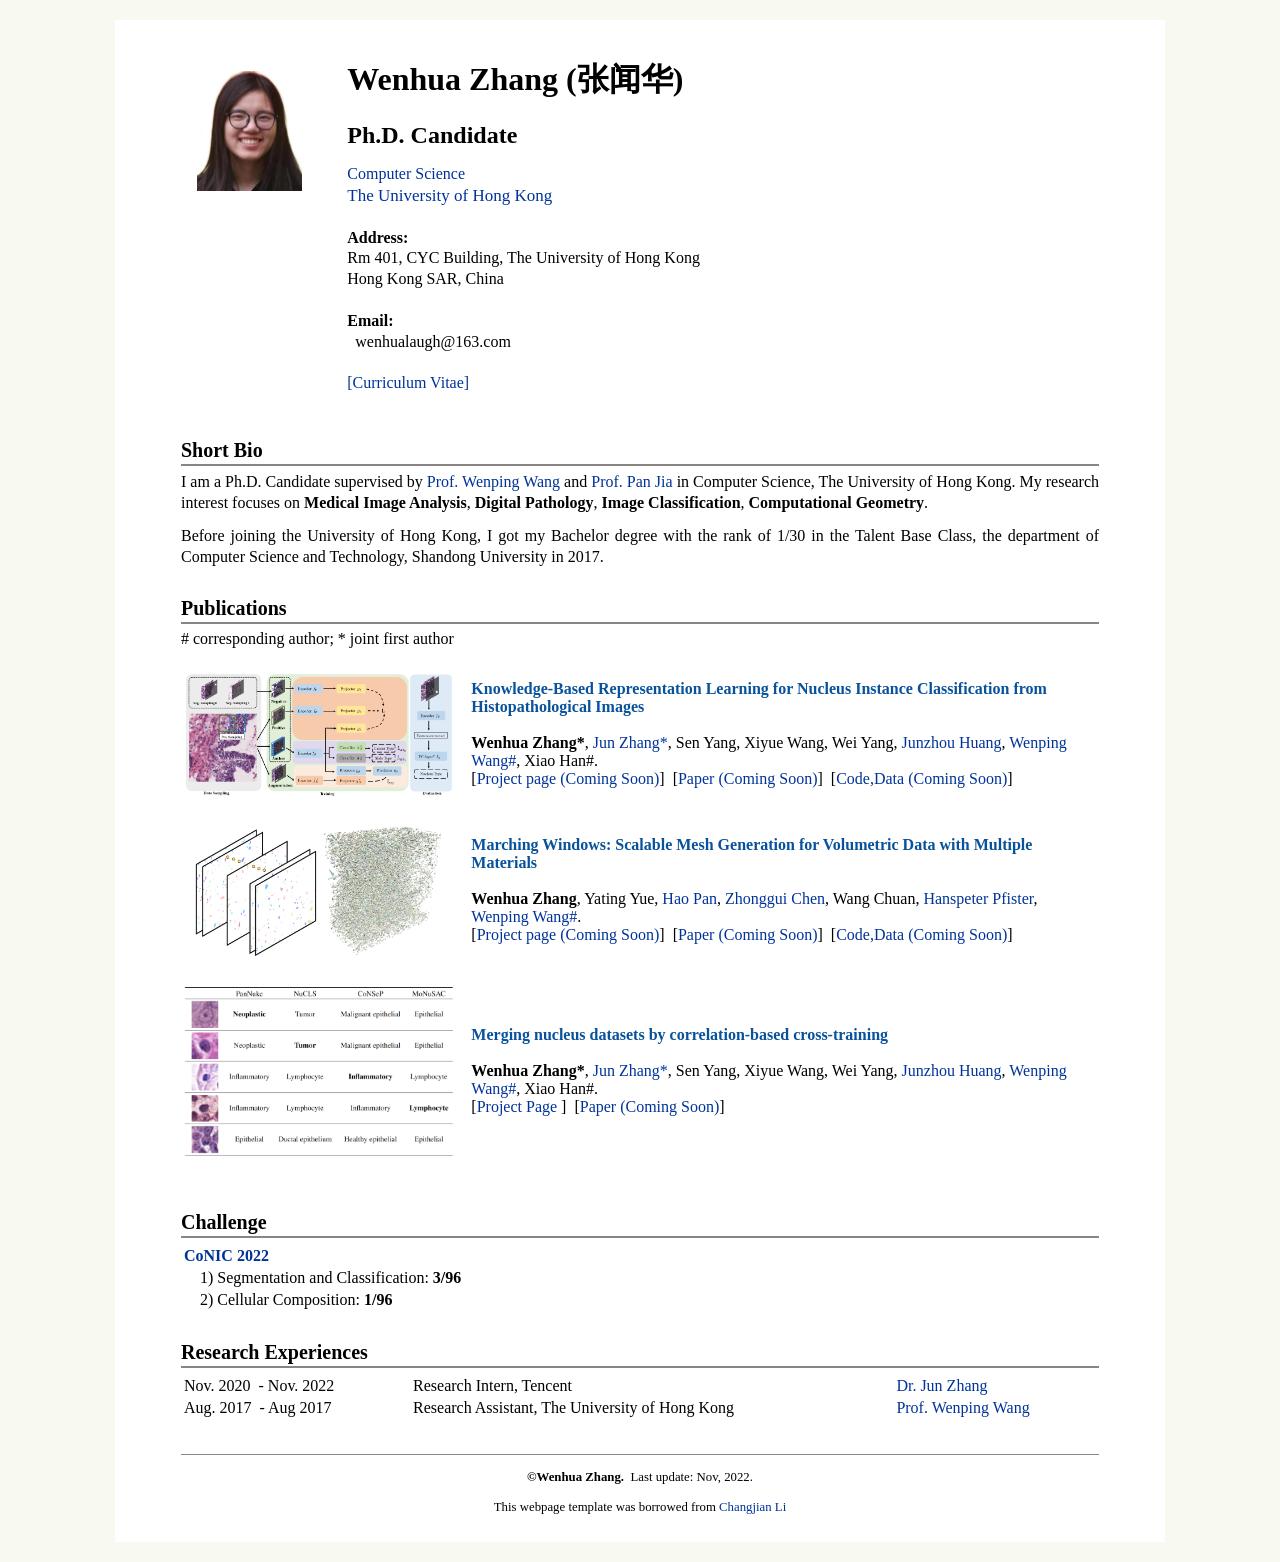
<file: index.html>
<html xmlns="http://www.w3.org/1999/xhtml" xml:lang="en" slick-uniqueid="3">
<head>
    <!--meta data-->
	<meta http-equiv="Content-Type" content="text/html; charset=UTF-8">
    <meta name="keywords" content="Wenhua Zhang, Wenhua, Homepage, Wenhua Zhang - Homepage, The University of Hong Kong, Computer Science, HKU, HKU CS, 张闻华, medical image analysis, mesh simplification, geometry, digital pathology">
    <meta name="description" content="Wenhua Zhang's Homepage">
	<!-- <meta name="viewport" content="width=device-width, initial-scale=1.0"> -->
	
    <link rel="stylesheet" href="./css/jemdoc.css" type="text/css">
    <style type="text/css">
	</style>
    <title>Wenhua Zhang - Homepage</title>
	<link rel="shortcut icon" href="./avatar/icon/Hermione.ico">
    <link rel="apple-touch-icon" sizes="180x180" href="./avatar/icon/apple-touch-icon.png">
    <link rel="icon" type="image/png" sizes="32x32" href="./avatar/icon/favicon-32x32.png">
    <link rel="icon" type="image/png" sizes="16x16" href="./avatar/icon/favicon-16x16.png">
    <link rel="manifest" href="./avatar/icon/manifest.json">
    <link rel="mask-icon" href="./avatar/icon/safari-pinned-tab.svg" color="#5bbad5">
    <meta name="theme-color" content="#ffffff">
</head>

<body>

    <div id="layout-content" style="margin-top: 25px">

        <table>
            <tbody>
                <tr>
                    <td width="19%" valign="top" height="173">
                        <img height="120" id="photo" style="padding: 10pt 30pt 0pt 10pt; float: left; display: inline;" src="./avatar/wenhua.png">
                    </td>

                    <td width="80%" valign="top" height="173">
                        <b><font face="Verdana" size="6">Wenhua Zhang (张闻华)</font></b>
                        <br>
                        <br>
                        <p>
                            <b><font size="5">Ph.D. Candidate</font></b>
                        </p>
                        <p>
                            <a href="https://www.cs.hku.hk/" target="_blank">Computer Science</a><br>
                            <a href="https://www.hku.hk/" target="_blank" style="font-size: 17px">The University of Hong Kong</a>
                            <br>
                            <br>
                            <strong>Address:</strong><br>
                            Rm 401, CYC Building, The University of Hong Kong
                            <br>
                            Hong Kong SAR, China
                            <br>
		                    <br>
                            <strong>Email:</strong><br>
                            <!--&nbsp&nbsp&nbsp chjili2011@gmail.com<br> -->
                            &nbsp wenhualaugh@163.com <br>
                            <br>
                            <a href="./Resume_wenhua.pdf" target="_blank">[Curriculum Vitae]</a> &nbsp&nbsp&nbsp <!--a href="https://scholar.google.com.hk/citations?user=aCgyQsQAAAAJ&hl=en" target="_blank">[Google Scholar]</a-->
                        </p>
                    </td>
                </tr>
            </tbody>
        </table>

        <h2>Short Bio</h2>
        <!-- <p style="text-align: justify;">
            I am now a Starting Researcher of the GraphDeco group at Inria Sophia-Antipolis. Before that, I did my postdoc in the Smart Geometry Processing Group at University College London (UCL) working with <a href="http://www0.cs.ucl.ac.uk/staff/n.mitra/index.html" target="_blank">Prof. Niloy Mitra</a>. I got my Ph.D. degree from the University of Hong Kong in 2019 supervised by <a href="http://i.cs.hku.hk/~wenping/" target="_blank">Prof. Wenping Wang</a> and got my Bachelor degree from Shandong University in 2014.
        </p>
        <p>
            Currently I am interested in 3D Shape Creation and Analysis, Sketch-based Modeling, Medical Image Processing, 3D Vision, and Geometry Processing.
        </p> -->
        <p style="text-align: justify;"> 
            I am a Ph.D. Candidate supervised by <a href="http://i.cs.hku.hk/~wenping/" target="_blank">Prof. Wenping Wang</a> and <a href="https://www.cs.hku.hk/people/academic-staff/jpan" target="_blank"> Prof. Pan Jia </a> in Computer Science, The University of Hong Kong. My research interest focuses on <strong>Medical Image Analysis</strong>, <strong>Digital Pathology</strong>, <strong>Image Classification</strong>, <strong>Computational Geometry</strong>. 
        </p>
        <p style="text-align: justify">
            Before joining the University of Hong Kong, I got my Bachelor degree with the rank of 1/30 in the Talent Base Class, the department of Computer Science and Technology, Shandong University in 2017.
        </p>

        <h2>Publications</h2>
		# corresponding author; * joint first author
        <table border="0" width="100%">
            <tbody>
				<tr>
                    <td>
                        <br>
                    </td>
                </tr>
                <!-- Knowledge-Based Representation Learning for Nucleus Instance Classification from Histopathological Images -->
			    <tr>
                    <td>
                        <div align="center">
                            <img width="270" style="padding: 0pt 10pt 0pt 0pt" src="./projects/structured_triplet/structed_triplet_icon.png" alt="">
                        </div>
                    </td>
                    <td>
                        <pt>Knowledge-Based Representation Learning for Nucleus Instance Classification from Histopathological Images</pt>
                        <br>
                        <br>
                        <strong>Wenhua Zhang*</strong>, <a href="https://junzhang.org/" target="_blank">Jun Zhang*</a>, Sen Yang, Xiyue Wang, Wei Yang, <a href="https://ranger.uta.edu/~huang/" target="_blank">Junzhou Huang</a>, <a href="http://i.cs.hku.hk/~wenping/" target="_blank">Wenping Wang#</a>, Xiao Han#.  &nbsp;<!--em>IEEE Transactions on Medical Imaging, 2022. </em--><br>
                        [<a href="" target="_blank">Project page (Coming Soon)</a>]&nbsp;
                        [<a href="" target="_blank">Paper (Coming Soon)</a>]&nbsp;
			            [<a href="" target="_blank">Code,Data (Coming Soon)</a>]&nbsp;
                    </td>
                </tr>
				<tr>
                    <td>
                        <br>
                    </td>
                </tr>
				<!-- Marching Windows: Scalable Mesh Generation for Volumetric Data with Multiple Materials -->
			    <tr>
                    <td>
                        <div align="center">
                            <img width="250" style="padding: 0pt 10pt 0pt 0pt" src="./projects/marching_windows/marching_windows_ico.png" alt="">
                        </div>
                    </td>
                    <td>
                        <pt>Marching Windows: Scalable Mesh Generation for Volumetric Data with Multiple Materials</pt>
                        <br>
                        <br>
                        <strong>Wenhua Zhang</strong>, Yating Yue, <a href="http://haopan.github.io/ " target="_blank">Hao Pan</a>, <a href="http://graphics.xmu.edu.cn/~zgchen/" target="_blank ">Zhonggui Chen</a>, Wang Chuan, <a href="https://vcg.seas.harvard.edu/people/" target="_blank">Hanspeter Pfister</a>, <a href="http://i.cs.hku.hk/~wenping/" target="_blank">Wenping Wang#</a>. &nbsp; <br>
                        [<a href="" target="_blank">Project page (Coming Soon)</a>]&nbsp;
                        [<a href="" target="_blank">Paper (Coming Soon)</a>]&nbsp;
			            [<a href="" target="_blank">Code,Data (Coming Soon)</a>]&nbsp;
                    </td>
                </tr>
				<tr>
                    <td>
                        <br>
                    </td>
                </tr>
				<!-- Merging nucleus datasets by correlation-based cross-training -->
				<tr>
                    <td>
                        <div align="center">
                            <img width="270" style="padding: 0pt 10pt 0pt 0pt" src="./projects/dataset_merging/final_dataset_icon.png" alt="">
                        </div>
                    </td>
                    <td>
                        <pt>Merging nucleus datasets by correlation-based cross-training</pt>
                        <br>
                        <br>
                        <strong>Wenhua Zhang*</strong>, <a href="https://junzhang.org/" target="_blank">Jun Zhang*</a>, Sen Yang, Xiyue Wang, Wei Yang, <a href="https://ranger.uta.edu/~huang/" target="_blank">Junzhou Huang</a>, <a href="http://i.cs.hku.hk/~wenping/" target="_blank">Wenping Wang#</a>, Xiao Han#.  &nbsp;<br>
                        [<a href="./projects/dataset_merging/dataset_merging.html" target="_blank">Project Page </a>]&nbsp;
						[<a href="" target="_blank">Paper (Coming Soon)</a>]&nbsp;</br>
                    </td>
                </tr>
				<tr>
                    <td>
                        <br>
                    </td>
                </tr>
            </tbody>
        </table>

		<h2>Challenge</h2>
		<table id="tbTalks" border="0" width="100%">
            <tbody>
                <tr>
                    <td><strong> <a href="https://conic-challenge.grand-challenge.org/" target="_blank">CoNIC 2022</a></strong> <br> </td>			
                </tr>
				<tr>
					<td> &nbsp &nbsp 1) Segmentation and Classification: <strong>3/96</strong> <br> </td>
                </tr>
				<tr>
                    <td> &nbsp &nbsp 2) Cellular Composition: <strong>1/96</strong> </td>
                </tr>

            </tbody>
        </table>

        <h2>Research Experiences</h2>
        <table id="tbExperiences" border="0" width="100%">
            <tbody>
                <tr>
					<td>Nov. 2020 &nbsp;- Nov. 2022</td>
					<td>Research Intern, Tencent</td>
					<td><a href="https://junzhang.org/" target="_blank">Dr. Jun Zhang</a></td>
                </tr>
                <tr>
					<td>Aug. 2017 &nbsp;- Aug 2017</td>
					<td>Research Assistant, The University of Hong Kong</td>
					<td><a href="http://i.cs.hku.hk/~wenping/" target="_blank">Prof. Wenping Wang</a></td>
                </tr>
            </tbody>
        </table>
		
		
        <h4>
            <br>
            <div align="center">
                <b>&copy;Wenhua Zhang.</b>&nbsp Last update: Nov, 2022.
            </div>
            <br>
            <div align="center">
                This webpage template was borrowed from <a href="https://enigma-li.github.io/" target="_blank">Changjian Li</a>
            </div>
        </h4>

        <!-- <h2> </h2> -->
        <!-- <a href="http://www.easycounter.com/"> -->
        <!-- <img src="http://www.easycounter.com/counter.php?wangps" border="0" alt="Web Site Hit Counter"> -->
        <!-- </a>  -->
        <!-- <font size="2"> visits since 2016-07-25. </font> -->
        <!-- </div> -->
</body>
</html>
</file>
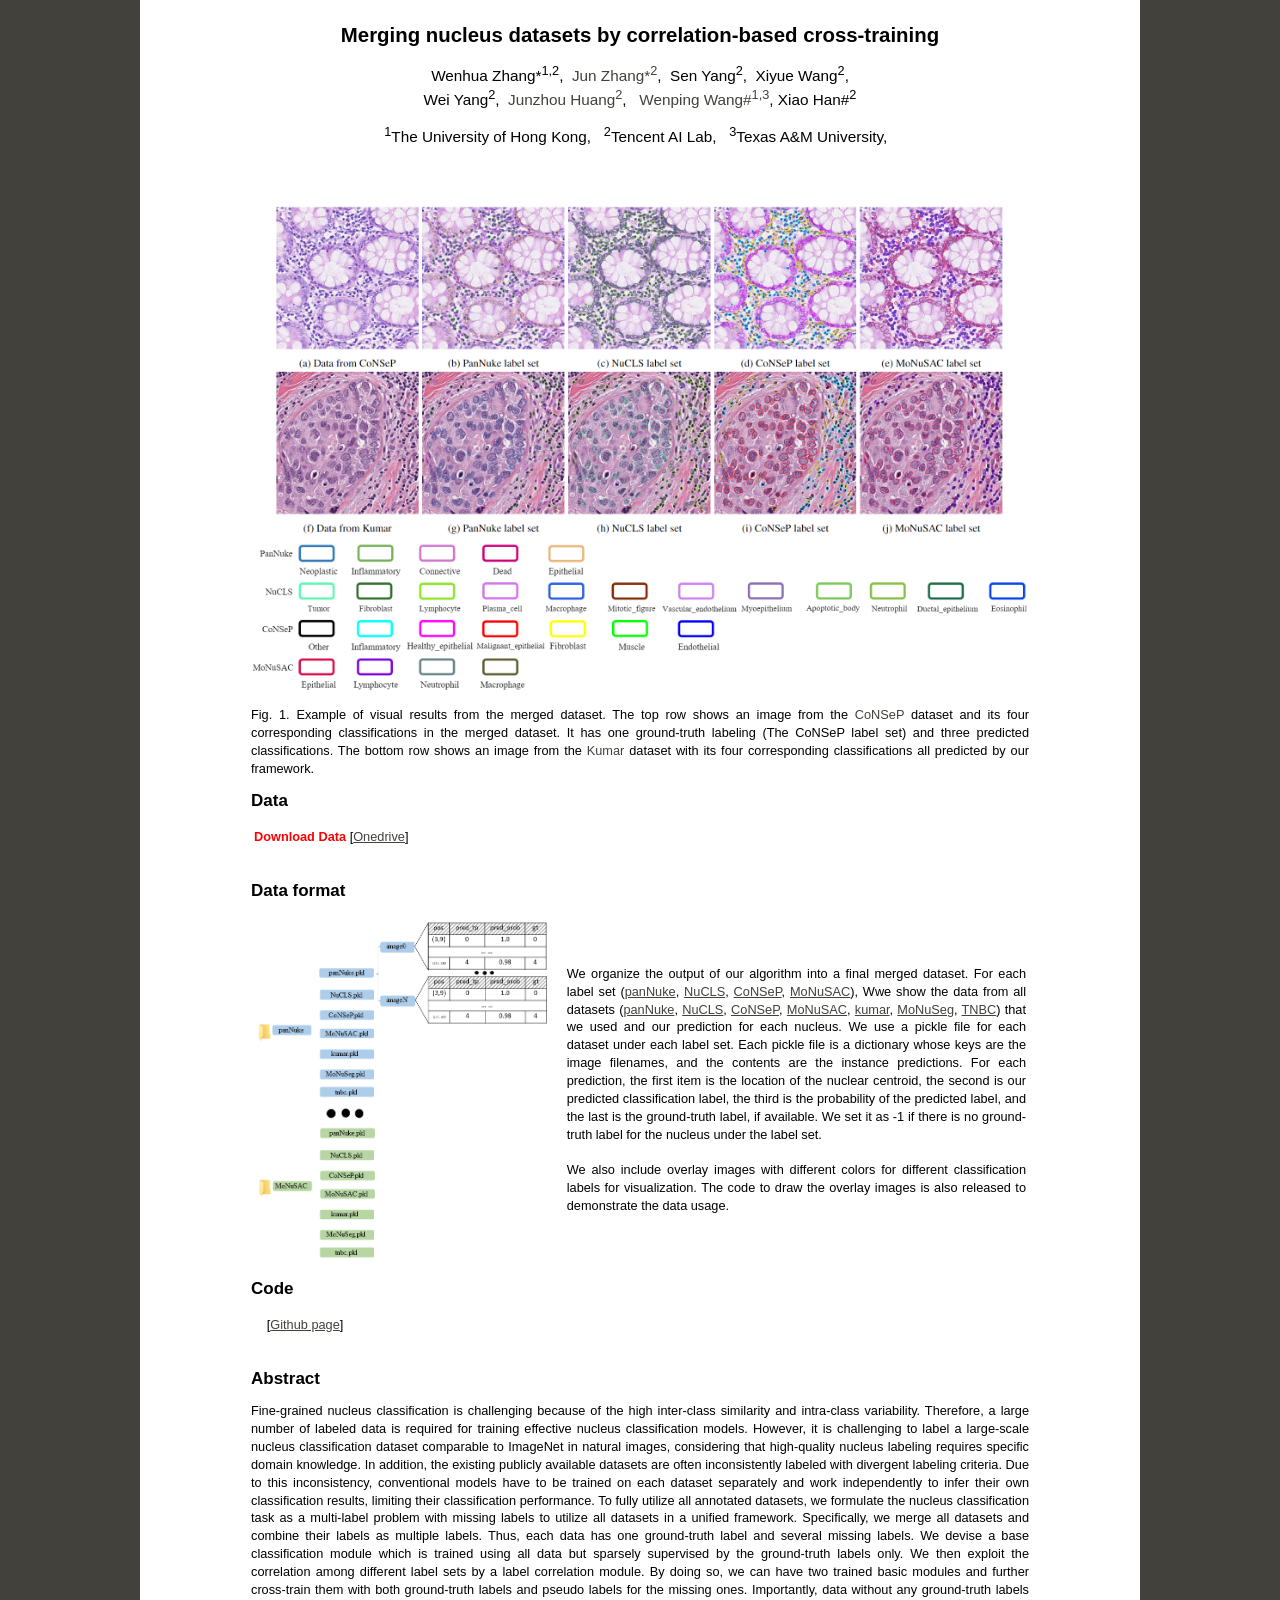
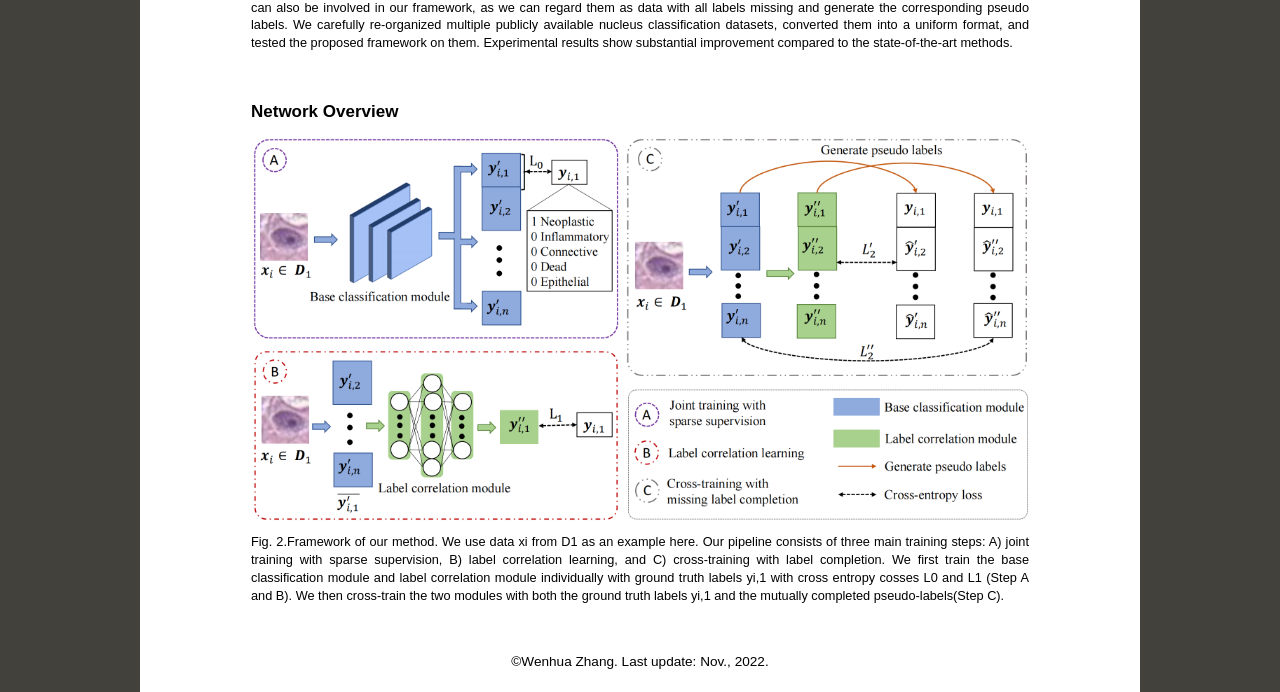
<file: projects/dataset_merging/dataset_merging.html>
<!DOCTYPE html PUBLIC "-//W3C//DTD XHTML 1.0 Transitional//EN" "http://www.w3.org/TR/xhtml1/DTD/xhtml1-transitional.dtd">
<html xmlns="http://www.w3.org/1999/xhtml">
<head>
    <meta http-equiv="Content-Type" content="text/html; charset=utf-8" />
    <!-- TemplateBeginEditable name="doctitle" -->
    <title> Merging nucleus datasets by correlation-based cross-training</title>
    <!-- TemplateEndEditable -->
    <!-- TemplateBeginEditable name="head" -->
    <!-- TemplateEndEditable -->
    
    <style type="text/css">
        
        body {
            font: 100%/1.4 Verdana, Arial, Helvetica, sans-serif;
            background-color: #42413C;
            margin: 0;
            padding: 0;
            color: #000;
            background-attachment: fixed;
            font-size: 17px;
        }

        /* ~~ Element/tag selectors ~~ */
        ul, ol, dl { /* Due to variations between browsers, it's best practices to zero padding and margin on lists. For consistency, you can either specify the amounts you want here, or on the list items (LI, DT, DD) they contain. Remember that what you do here will cascade to the .nav list unless you write a more specific selector. */
            padding: 0;
            margin: 0;
        }

        h1, h2, h3, h4, h5, h6, p {
            margin-top: 0; /* removing the top margin gets around an issue where margins can escape from their containing div. The remaining bottom margin will hold it away from any elements that follow. */
            padding-right: 15px;
            padding-left: 15px; /* adding the padding to the sides of the elements within the divs, instead of the divs themselves, gets rid of any box model math. A nested div with side padding can also be used as an alternate method. */
            font-size: 130%;
            text-align: justify;
        }

        a img { /* this selector removes the default blue border displayed in some browsers around an image when it is surrounded by a link */
            border: none;
        }

        /* ~~ Styling for your site's links must remain in this order - including the group of selectors that create the hover effect. ~~ */
        a:link {
            color: #42413C; /* unless you style your links to look extremely unique, it's best to provide underlines for quick visual identification */
            font-family: Verdana, Arial, Helvetica, sans-serif;
        }

        a:visited {
            color: #6E6C64;
        }

        a:hover, a:active, a:focus { /* this group of selectors will give a keyboard navigator the same hover experience as the person using a mouse. */
            text-decoration: none;
        }

        /* ~~ this fixed width container surrounds all other divs~~ */
        .container {
            width: 1000px;
            background-color: #FFF;
            margin: 0 auto; /* the auto value on the sides, coupled with the width, centers the layout */
            overflow: hidden; /* this declaration makes the .container understand where the floated columns within ends and contain them */
        }

        /* ~~ These are the columns for the layout. ~~

        1) Padding is only placed on the top and/or bottom of the divs. The elements within these divs have padding on their sides. This saves you from any "box model math". Keep in mind, if you add any side padding or border to the div itself, it will be added to the width you define to create the *total* width. You may also choose to remove the padding on the element in the div and place a second div within it with no width and the padding necessary for your design.

        2) No margin has been given to the columns since they are all floated. If you must add margin, avoid placing it on the side you're floating toward (for example: a right margin on a div set to float right). Many times, padding can be used instead. For divs where this rule must be broken, you should add a "display:inline" declaration to the div's rule to tame a bug where some versions of Internet Explorer double the margin.

        3) Since classes can be used multiple times in a document (and an element can also have multiple classes applied), the columns have been assigned class names instead of IDs. For example, two sidebar divs could be stacked if necessary. These can very easily be changed to IDs if that's your preference, as long as you'll only be using them once per document.

        4) If you prefer your nav on the right instead of the left, simply float these columns the opposite direction (all right instead of all left) and they'll render in reverse order. There's no need to move the divs around in the HTML source.

        */
        .sidebar1 {
            float: left;
            width: 180px;
            height: 800px;
            background-color: #EADCAE;
            padding-bottom: 10px;
        }

        .content {
            padding: 10px 0px 10px 0px;
            width: 1000px;
            float: center;
            text-align: center;
        }

        .sidebar2 {
            float: left;
            width: 180px;
            background-color: #EADCAE;
            padding: 10px 0;
        }

        /* ~~ This grouped selector gives the lists in the .content area space ~~ */
        .content ul, .content ol {
            padding: 0 15px 15px 40px; /* this padding mirrors the right padding in the headings and paragraph rule above. Padding was placed on the bottom for space between other elements on the lists and on the left to create the indention. These may be adjusted as you wish. */
        }

        /* ~~ The navigation list styles (can be removed if you choose to use a premade flyout menu like Spry) ~~ */
        ul.nav {
            list-style: none; /* this removes the list marker */
            border-top: 1px solid #666; /* this creates the top border for the links - all others are placed using a bottom border on the LI */
            margin-bottom: 15px; /* this creates the space between the navigation on the content below */
        }

            ul.nav li {
                border-bottom: 1px solid #666; /* this creates the button separation */
            }

            ul.nav a, ul.nav a:visited { /* grouping these selectors makes sure that your links retain their button look even after being visited */
                padding: 5px 5px 5px 15px;
                display: block; /* this gives the link block properties causing it to fill the whole LI containing it. This causes the entire area to react to a mouse click. */
                width: 160px; /*this width makes the entire button clickable for IE6. If you don't need to support IE6, it can be removed. Calculate the proper width by subtracting the padding on this link from the width of your sidebar container. */
                text-decoration: none;
                background-color: #C6D580;
            }

                ul.nav a:hover, ul.nav a:active, ul.nav a:focus { /* this changes the background and text color for both mouse and keyboard navigators */
                    background-color: #ADB96E;
                    color: #FFF;
                }

        /* ~~ miscellaneous float/clear classes ~~ */
        .fltrt { /* this class can be used to float an element right in your page. The floated element must precede the element it should be next to on the page. */
            float: right;
            margin-left: 8px;
        }

        .fltlft { /* this class can be used to float an element left in your page. The floated element must precede the element it should be next to on the page. */
            float: left;
            margin-right: 8px;
        }

        .clearfloat { /* this class can be placed on a <br /> or empty div as the final element following the last floated div (within the #container) if the overflow:hidden on the .container is removed */
            clear: both;
            height: 0;
            font-size: 1px;
            line-height: 0px;
        }

        .container .content .content {
            font-size: 100%;
            text-align: center;
        }
        
    </style>
    
</head>

<body>
    <div class="container">

        <div class="content">
            <table width="80%" align="center" cellspacing="10">
                <tr>
                    <td align="center" style="font-size:120%"><strong>Merging nucleus datasets by correlation-based cross-training</strong></td>
                </tr>
                <tr>
                    <td align="center" style="font-size:90%">Wenhua Zhang*<sup>1,2</sup>,&nbsp; <a href="https://junzhang.org//" style="text-decoration:none;">Jun Zhang*<sup>2</sup></a>,&nbsp; Sen Yang<sup>2</sup>,&nbsp; Xiyue Wang<sup>2</sup>, </br>Wei Yang<sup>2</sup>,&nbsp; <a href="https://ranger.uta.edu/~huang/" style="text-decoration:none;">Junzhou Huang<sup>2</sup></a>,&nbsp; &nbsp;<a href="http://i.cs.hku.hk/~wenping/" style="text-decoration:none;">Wenping Wang#<sup>1,3</sup></a>, Xiao Han#<sup>2</sup></td>
                </tr>
                <tr>
                    <td align="center" style="font-size:90%"><sup>1</sup>The University of Hong Kong,&nbsp;&nbsp; <sup>2</sup>Tencent AI Lab,&nbsp;&nbsp; <sup>3</sup>Texas A&M University,&nbsp;&nbsp; </td>
                </tr>
                <tr>
                    <!--td align="center" style="font-size:90%">Medical Image Analysis (MIA), 2021</td-->
                </tr>
                <tr>
                    <td align="center" style="font-size:100%">&nbsp;</td>
                </tr>
                <tr>
                    <td align="center"><img src="src\results.png" width="100%" alt="Paper teaser" /></td>
                </tr>
                <tr>
                    <td align="justify" style="font-size:75%">
                        Fig. 1. Example of visual results from the merged dataset. The top row shows an image from the <a href="https://github.com/vqdang/hover_net/" style="text-decoration:none;">CoNSeP</a> dataset and its four corresponding classifications in the merged dataset. It has one ground-truth labeling (The CoNSeP label set) and three predicted classifications. The bottom row shows an image from the <a href="https://ieeexplore.ieee.org/abstract/document/7872382" style="text-decoration:none;">Kumar</a> dataset with its four corresponding classifications all predicted by our framework.
                    </td>
                </tr>
                <tr>
                    <td align="left" style="font-size:100%"><strong>Data</strong></td>
                </tr>
                <tr align="left">
                    <td>
                        <table>
                            <tr>
                                <td align="justify" style="font-size:75%">
                                    <strong style="color:red">Download Data</strong> [<a href="https://connecthkuhk-my.sharepoint.com/:f:/g/personal/wenhua00_connect_hku_hk/EqUrLQzocZlKmMLP9eEVLR4Bck1XEursnOIcYa42NdNzZw?e=zjTXzN">Onedrive</a>] <br /><br />
                                </td>
                            </tr>
                        </table>
                    </td>
                </tr>

                <tr>
                    <td align="left" style="font-size:100%"><strong>Data format</strong></td>
                </tr>
                <tr align="left">
                    <td>
                        <table>
                            <tr>
                                <td><img src="src\dataset_structure.png" width="300"/></td>
                                <td>&nbsp;</td>
                                <td align="justify" style="font-size:75%">
                                    We organize the output of our algorithm into a final merged dataset. For each label set (<a href="https://link.springer.com/chapter/10.1007/978-3-030-23937-4_2">panNuke</a>, <a href="https://arxiv.org/abs/2102.09099">NuCLS</a>, <a href="https://www.sciencedirect.com/science/article/abs/pii/S1361841519301045">CoNSeP</a>, <a href="https://pure.rug.nl/ws/portalfiles/portal/203794746/MoNuSAC2020_A_Multi_Organ_Nuclei_Segmentation_and_Classification_Challenge.pdf">MoNuSAC</a>), Wwe show the data from all datasets (<a href="https://link.springer.com/chapter/10.1007/978-3-030-23937-4_2">panNuke</a>, <a href="https://arxiv.org/abs/2102.09099">NuCLS</a>, <a href="https://www.sciencedirect.com/science/article/abs/pii/S1361841519301045">CoNSeP</a>, <a href="https://pure.rug.nl/ws/portalfiles/portal/203794746/MoNuSAC2020_A_Multi_Organ_Nuclei_Segmentation_and_Classification_Challenge.pdf">MoNuSAC</a>, <a href="https://ieeexplore.ieee.org/abstract/document/7872382">kumar</a>, <a href="https://ieeexplore.ieee.org/abstract/document/8880654">MoNuSeg</a>, <a href="Segmentation of nuclei in histopathology images by deep regression of the distance map.">TNBC</a>) that we used and our prediction for each nucleus. We use a pickle file for each dataset under each label set. Each pickle file is a dictionary whose keys are the image filenames, and the contents are the instance predictions. For each prediction, the first item is the location of the nuclear centroid, the second is our predicted classification label, the third is the probability of the predicted label, and the last is the ground-truth label, if available. We set it as -1 if there is no ground-truth label for the nucleus under the label set. <br /><br />

                                    We also include overlay images with different colors for different classification labels for visualization. The code to draw the overlay images is also released to demonstrate the data usage.
                                </td>
                            </tr>
                        </table>
                    </td>
                </tr>

                <tr>
                    <td align="left" style="font-size:100%"><strong>Code</strong></td>
                </tr>
                <tr align="left">
                    <td>
                        <table>
                            <tr>
                                <td><!--img src="src\paper_thumbnail.png" width="220"/--></td>
                                <td>&nbsp;</td>
                                <td align="justify" style="font-size:75%">
                                    <!--strong>Paper</strong> [<a href="" target="_blank">PDF (Coming Soon)</a>] <br/><br /-->
                                    [<a href="https://github.com/WinnieLaugh/Dataset_Merger.git">Github page</a>] <br /><br />
                                    <!--strong>Citation:</strong><br>Cui, Z., Li, C., Chen, N., Wei, G., Chen, R., Zhou, Y., & Wang, W. (2021). TSegNet: an Efficient and Accurate Tooth Segmentation Network on 3D Dental Model. Medical Image Analysis, 101949. &nbsp;<a href="./src/tsegNet.bib" target="_blank">(bibtex)</a><br/><br/-->
                                </td>
                            </tr>
                        </table>
                    </td>
                </tr>


                <tr>
                    <td align="left" style="font-size:100%"><strong>Abstract</strong></td>
                </tr>
                <tr>
                    <td align="justify" style="font-size:75%">
                        Fine-grained nucleus classification is challenging because of the high inter-class similarity and intra-class variability. Therefore, a large number of labeled data is required for training effective nucleus classification models. However, it is challenging to label a large-scale nucleus classification dataset comparable to ImageNet in natural images, considering that high-quality nucleus labeling requires specific domain knowledge. In addition, the existing publicly available datasets are often inconsistently labeled with divergent labeling criteria. Due to this inconsistency, conventional models have to be trained on each dataset separately and work independently to infer their own classification results, limiting their classification performance. To fully utilize all annotated datasets, we formulate the nucleus classification task as a multi-label problem with missing labels to utilize all datasets in a unified framework. Specifically, we merge all datasets and combine their labels as multiple labels. Thus, each data has one ground-truth label and several missing labels. We devise a base classification module which is trained using all data but sparsely supervised by the ground-truth labels only. We then exploit the correlation among different label sets by a label correlation module. By doing so, we can have two trained basic modules and further cross-train them with both ground-truth labels and pseudo labels for the missing ones. Importantly, data without any ground-truth labels can also be involved in our framework, as we can regard them as data with all labels missing and generate the corresponding pseudo labels. We carefully re-organized multiple publicly available nucleus classification datasets, converted them into a uniform format, and tested the proposed framework on them. Experimental results show substantial improvement compared to the state-of-the-art methods.</td>
                </tr>
                <!--<tr>
                    <td align="left" style="font-size:110%"><strong>Paper and data</strong></td>
                </tr>-->
                <tr>
                    <td align="center">&nbsp;</td>
                </tr>
                <tr>
                    <td align="left" style="font-size:100%"><strong>Network Overview</strong></td>
                </tr>
                <tr>
                    <td><img src="src\pipeline.png" width="100%" /></td>
                </tr>
                <tr>
                    <td align="justify" style="font-size:75%">
                        Fig. 2.Framework of our method. We use data xi from D1 as an example here. Our pipeline consists of three main training steps: A) joint training with sparse supervision, B) label correlation learning, and C) cross-training with label completion. We first train the base classification module and label correlation module individually with ground truth labels yi,1 with cross entropy cosses L0 and L1 (Step A and B). We then cross-train the two modules with both the ground truth labels yi,1 and the mutually completed pseudo-labels(Step C). 
                    </td>
                </tr>
                <tr>
                    <td align="center">&nbsp;</td>
                </tr>

                <tr>
                    <td align="center" style="font-size:80%">&copy;Wenhua Zhang. Last update: Nov., 2022.</td>
                </tr>
            </table>
        </div>
        <!-- end .container -->
    </div>
</body>
</html>
</file>
<file: css/jemdoc.css>
/* Default css file for jemdoc. */

table#tlayout {
    border: none;
    border-collapse: separate;
    background: white;
}

html {
  /* background-color: #eeeeee;  */
  background-color: #f8f9f0;
}

body {
	font-family: Georgia, serif;
	color: #000;
	background-color: #ffffff;
	text-align: left;
	margin-top: 20px;
	margin-bottom: 20px;
	margin-left: auto;
	margin-right: auto;
	padding-left: 50px;
	padding-right: 50px;
	padding-top: 10px;
	padding-bottom: 20px;
	max-width: 950px;
}

#layout-menu {
	background: #f6f6f6;
	border: 1px solid #dddddd;
	padding-top: 0.5em;
	padding-left: 8px;
	padding-right: 8px;
	font-size: 1.0em;
	width: auto;
	white-space: nowrap;
    text-align: left;
    vertical-align: top;
}

#layout-menu td {
	background: #f4f4f4;
    vertical-align: top;
}

#layout-content {
	padding-top: 0.0em;
	padding-left: 1.0em;
	padding-right: 1.0em;
    border: none;
    background: white;
    text-align: left;
    vertical-align: top;
}

#layout-menu a {
	line-height: 1.5em;
	margin-left: 0.5em;
}

tt {
    background: #ffffdd;
}

pre, tt {
	font-size: 90%;
	font-family: monaco, monospace;
}

a, a > tt {
	/* color: #224b8d; */
	color: #003399;
	text-decoration: none;
}

a:hover {
	/* border-bottom: 1px gray dotted; */
	text-decoration:		none;
	color:					#FF4D01;
}

.main_link{
	font-size:			100%;		
	font-family:		georgia;
	font-weight:		600;
	color:				#08529b;
}
.main_link:hover{
	font-size:			100%;		
	font-family:		georgia;
	font-weight:		600;
	color:				#FF4D01;
}

/*
#layout-menu a.current:link, #layout-menu a.current:visited {
	color: #022b6d;
	border-bottom: 1px gray solid;
}
#layout-menu a:link, #layout-menu a:visited, #layout-menu a:hover {
	color: #527bbd;
	text-decoration: none;
}
#layout-menu a:hover {
	text-decoration: none;
}
*/

div.menu-category {
	border-bottom: 1px solid gray;
	margin-top: 0.8em;
	padding-top: 0.2em;
	padding-bottom: 0.1em;
	font-weight: bold;
}

div.menu-item {
	padding-left: 16px;
	text-indent: -16px;
}

div#toptitle {
	padding-bottom: 0.2em;
	margin-bottom: 1.5em;
	/* border-bottom: 3px double gray; */
}

/* Reduce space if we begin the page with a title. */
div#toptitle + h2, div#toptitle + h3 {
	margin-top: 0em;
}

div#subtitle {
	margin-top: 0.0em;
	margin-bottom: 0.0em;
	padding-top: 0em;
	padding-bottom: 0.1em;
}

em {
	font-style: italic;
}

strong {
	font-weight: bold;
}


h1, h2, h3 {
	/* color: #527bbd; */
	margin-top: 0.7em;
	margin-bottom: 0.3em;
	padding-bottom: 0.2em;
	line-height: 1.0;
	padding-top: 0.5em;
	border-bottom: 2px solid #8a8584;
}

h4 {
	font-weight: lighter;
	font-size: 0.8em;
	margin-top: 2.7em;
	margin-bottom: 0.3em;
	padding-bottom: 0.2em;
	border-top: 0.5px solid #8a8584;
}

h1 {
	font-size: 165%;
}

h2 {
	padding-top: 0.8em;
	font-size: 125%;
}

h2 + h3 {
    padding-top: 0.2em;
}

h3 {
	font-size: 110%;
	border-bottom: none;
}

p {
	margin-top: 0.0em;
	margin-bottom: 0.8em;
	padding: 0;
	line-height: 1.3;
}

pre {
	padding: 0;
	margin: 0;
}

div#footer {
	font-size: small;
	border-top: 1px solid #c0c0c0;
	padding-top: 0.1em;
	margin-top: 4.0em;
	color: #c0c0c0;
}

div#footer a {
	color: #80a0b0;
}

div#footer-text {
	float: left;
	padding-bottom: 8px;
}

ul, ol, dl {
	margin-top: 0.2em;
	padding-top: 0;
	margin-bottom: 0.8em;
}

dt {
	margin-top: 0.5em;
	margin-bottom: 0;
}

dl {
	margin-left: 20px;
}

dd {
	color: #222222;
}

dd > *:first-child {
	margin-top: 0;
}

ul {
	list-style-position: inherit;
	list-style-type: none;
	padding-left: 20px;
}

p + ul, p + ol {
	margin-top: -0.5em;
}

li ul, li ol {
	margin-top: 1em;
}

ol {
	list-style-position: outside;
	list-style-type: decimal;
}

li p, dd p {
	margin-bottom: 0.3em;
}


ol ol {
	list-style-type: lower-alpha;
}

ol ol ol {
	list-style-type: lower-roman;
}

p + div.codeblock {
	margin-top: -0.6em;
}

div.codeblock, div.infoblock {
	margin-right: 0%;
	margin-top: 1.2em;
	margin-bottom: 1.3em;
}

div.blocktitle {
	font-weight: bold;
	color: #cd7b62;
	margin-top: 1.2em;
	margin-bottom: 0.1em;
}

div.blockcontent {
	border: 1px solid silver;
	padding: 0.3em 0.5em;
}

div.infoblock > div.blockcontent {
	background: #ffffee;
}

div.blockcontent p + ul, div.blockcontent p + ol {
	margin-top: 0.4em;
}

div.infoblock p {
	margin-bottom: 0em;
}

div.infoblock li p, div.infoblock dd p {
	margin-bottom: 0.5em;
}

div.infoblock p + p {
	margin-top: 0.8em;
}

div.codeblock > div.blockcontent {
	background: #f6f6f6;
}

span.pycommand {
	color: #000070;
}

span.statement {
	color: #008800;
}
span.builtin {
	color: #000088;
}
span.special {
	color: #990000;
}
span.operator {
	color: #880000;
}
span.error {
	color: #aa0000;
}
span.comment, span.comment > *, span.string, span.string > * {
	color: #606060;
}

@media print {
	#layout-menu { display: none; }
}

#fwtitle {
	margin: 2px;
}

#fwtitle #toptitle {
	padding-left: 0.5em;
	margin-bottom: 0.5em;
}

#layout-content h1:first-child, #layout-content h2:first-child, #layout-content h3:first-child {
	margin-top: -0.7em;
}

div#toptitle h1, #layout-content div#toptitle h1 {
	margin-bottom: 0.0em;
	padding-bottom: 0.1em;
	padding-top: 0;
	margin-top: 0.5em;
	border-bottom: none;
}

img.eq {
	padding: 0;
	padding-left: 0.1em;
	padding-right: 0.1em;
	margin: 0;
}

img.eqwl {
	padding-left: 2em;
	padding-top: 0.6em;
	padding-bottom: 0.2em;
	margin: 0;
}

/*
table {
    border: 2px solid black;
    border-collapse: collapse;
}
*/
/*
td {
    padding: 2px;
    padding-left: 0.5em;
    padding-right: 0.5em;
    text-align: left;
    border: 1px solid gray;
}
*/


table + table {
    margin-top: 1em;
}

tr.heading {
    font-weight: bold;
    border-bottom: 2px solid black;
}

img {
    border: none;
}

table.imgtable, table.imgtable td {
    border: none;
    text-align: left;
}

strong{
	font-weight:			bold;
}

pt{
	font-weight: bold;
	color: #08529b;
}
</file>
